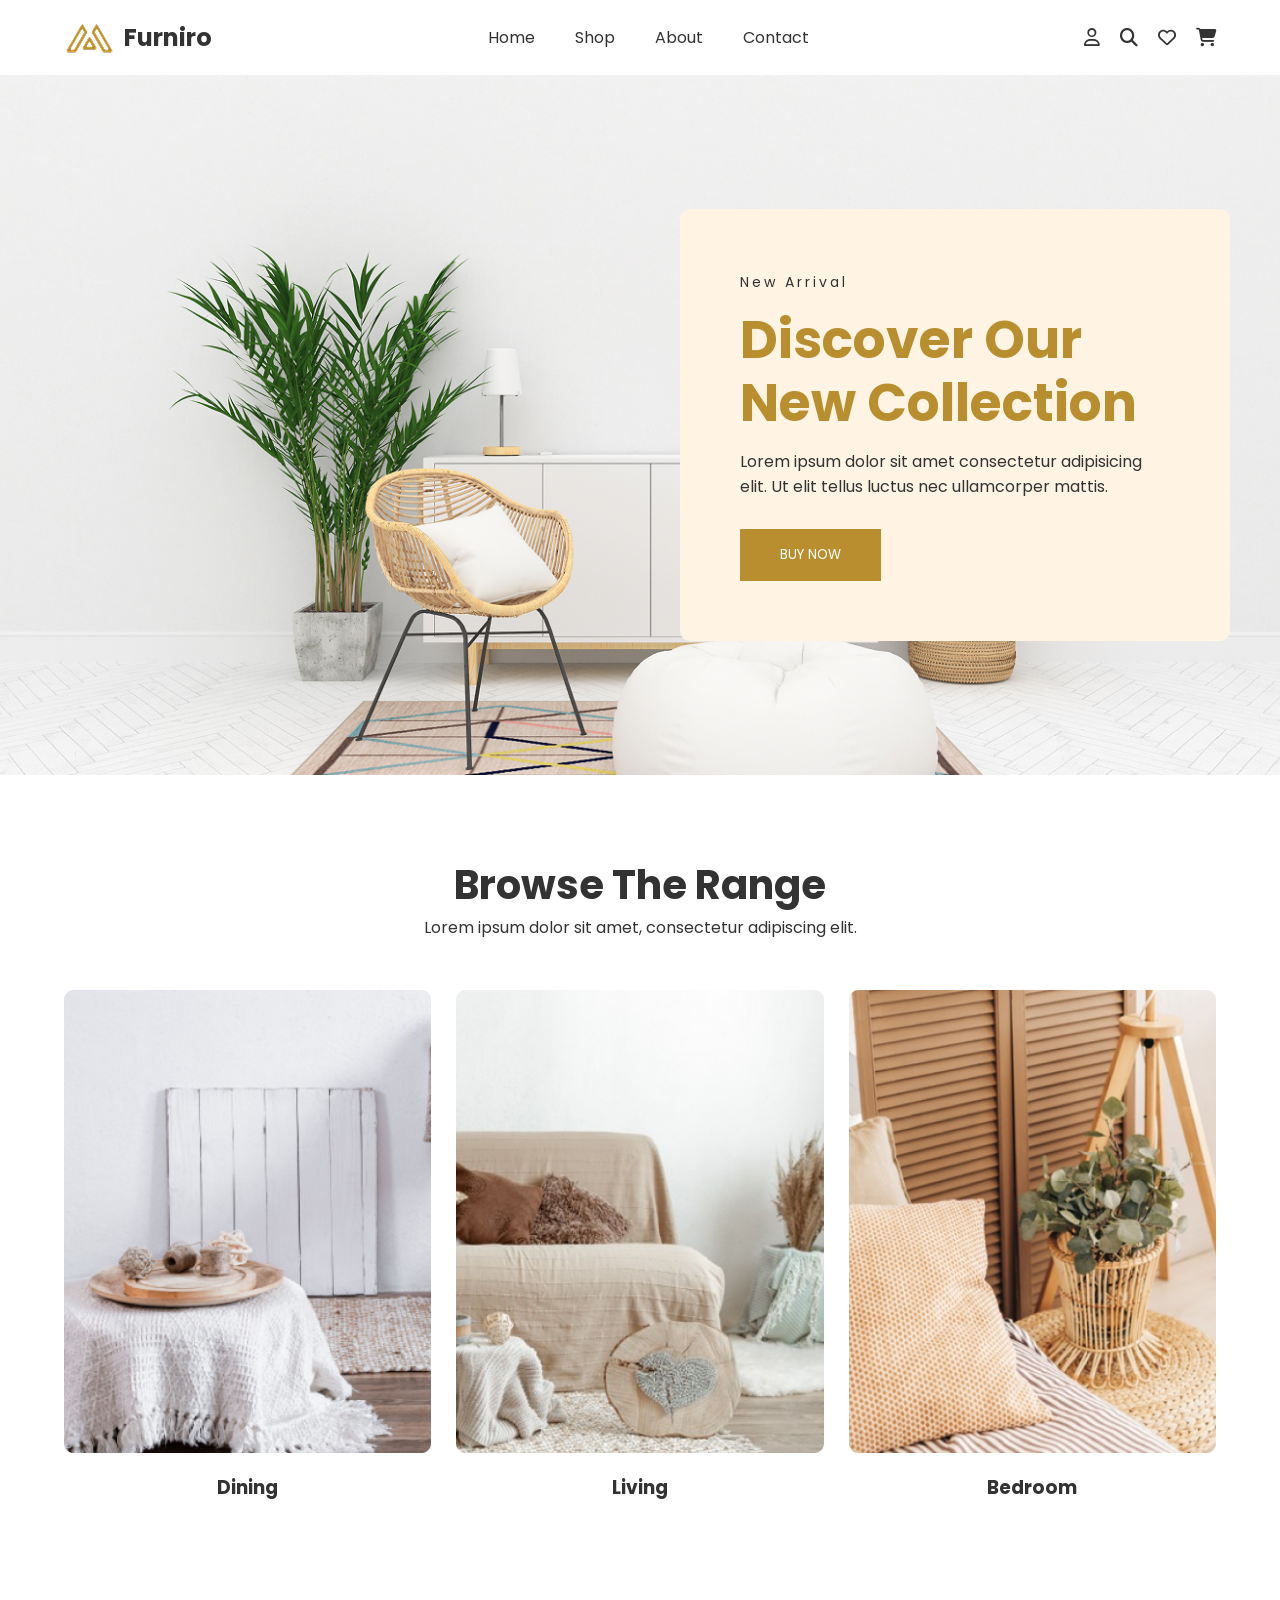
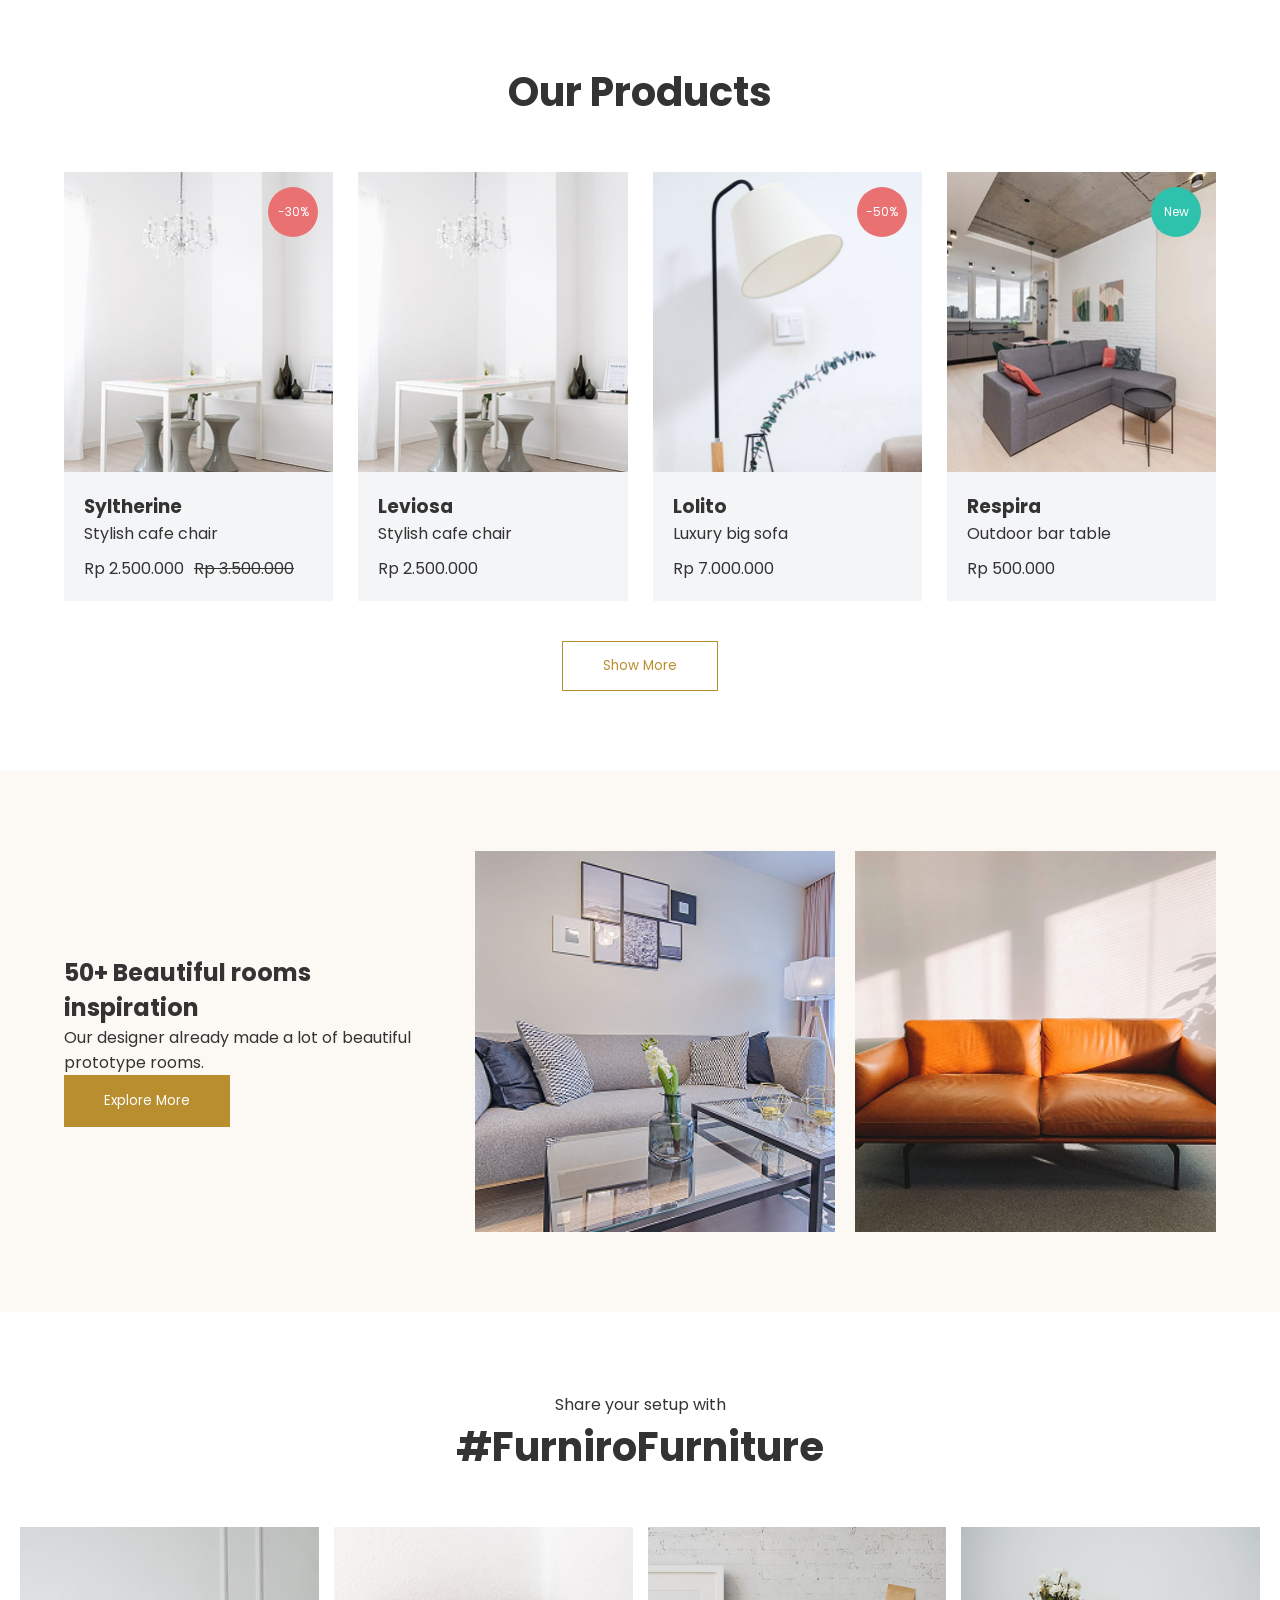
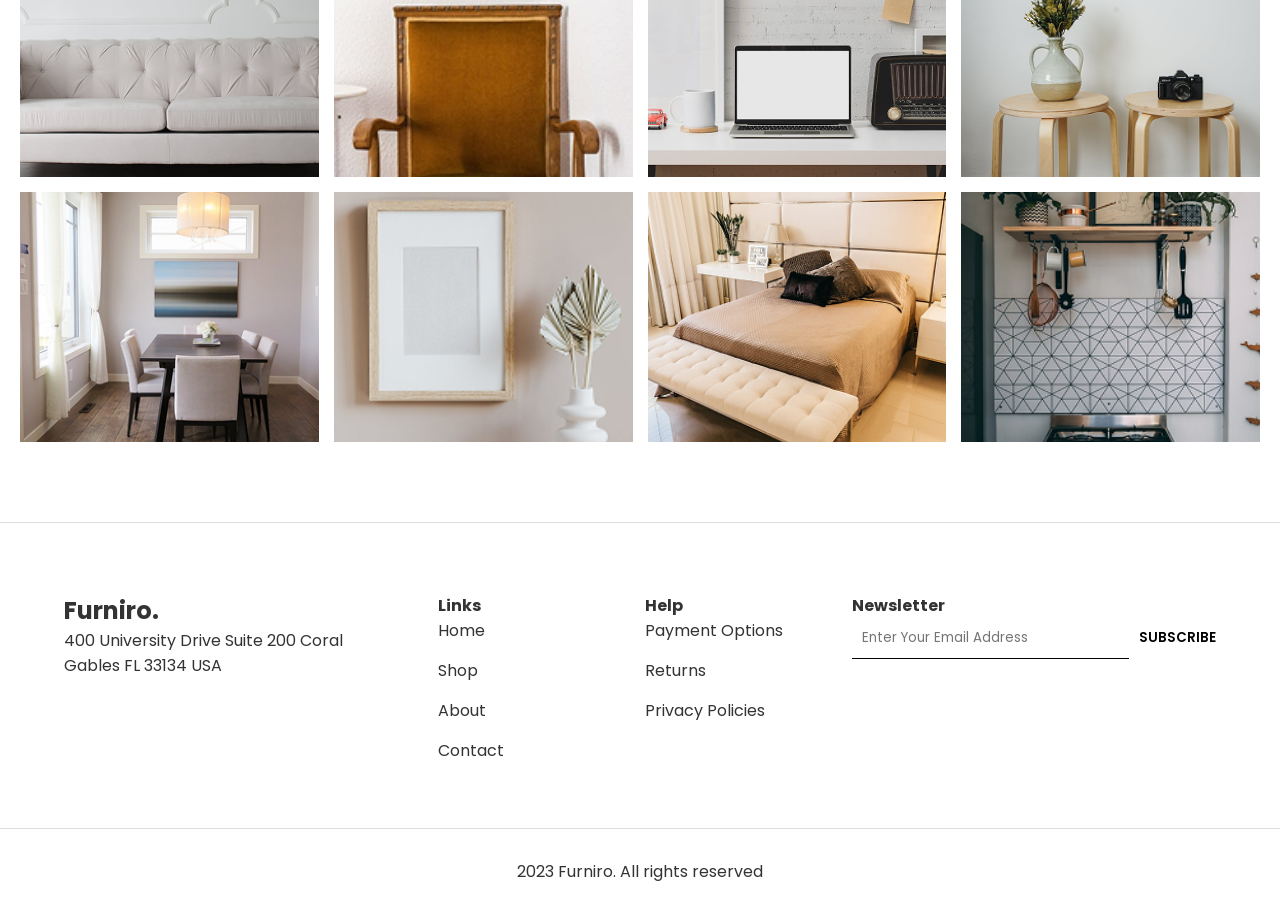
<file: index.html>
<!DOCTYPE html>
<html lang="en">

<head>
    <meta charset="UTF-8">
    <meta name="viewport" content="width=device-width, initial-scale=1.0">
    <title>Furniro</title>

    <link rel="stylesheet" href="style.css">

    <link rel="stylesheet" href="https://cdnjs.cloudflare.com/ajax/libs/font-awesome/6.5.1/css/all.min.css">
</head>

<body>

    <!-- HEADER -->
    <header class="header">
        <div class="container nav-container">

            <div class="logo">
                <img src="images/logo.png" alt="">
                <h2>Furniro</h2>
            </div>

            <nav class="nav">
                <a href="index.html">Home</a>
                <a href="./shop/shop.html">Shop</a>
                <a href="about.html">About</a>
                <a href="contact.html">Contact</a>
            </nav>

            <div class="nav-icons">
                <i class="fa-regular fa-user"></i>
                <i class="fa-solid fa-magnifying-glass"></i>
                <i class="fa-regular fa-heart"></i>
                <i class="fa-solid fa-cart-shopping"></i>
            </div>

            <div class="mobile-menu">
                <i class="fa-solid fa-bars"></i>
            </div>

        </div>
    </header>

    <!-- HERO -->
    <section class="hero">
        <div class="hero-content">
            <span>New Arrival</span>

            <h1>
                Discover Our
                New Collection
            </h1>

            <p>
                Lorem ipsum dolor sit amet consectetur
                adipisicing elit. Ut elit tellus luctus nec
                ullamcorper mattis.
            </p>

            <button class="btn-primary">
                BUY NOW
            </button>
        </div>
    </section>

    <!-- RANGE -->
    <section class="range section">
        <div class="container">

            <div class="section-heading">
                <h2>Browse The Range</h2>
                <p>
                    Lorem ipsum dolor sit amet,
                    consectetur adipiscing elit.
                </p>
            </div>

            <div class="range-grid">

                <div class="range-card">
                    <img src="images/dining.png" alt="">
                    <h3>Dining</h3>
                </div>

                <div class="range-card">
                    <img src="images/living.png" alt="">
                    <h3>Living</h3>
                </div>

                <div class="range-card">
                    <img src="images/bedroom.png" alt="">
                    <h3>Bedroom</h3>
                </div>

            </div>

        </div>
    </section>

    <!-- PRODUCTS -->
    <section class="products section">
        <div class="container">

            <div class="section-heading">
                <h2>Our Products</h2>
            </div>

            <div class="product-grid">

                <!-- PRODUCT -->
                <div class="product-card">

                    <div class="product-image">
                        <img src="images/product.png" alt="">
                        <span class="badge sale">-30%</span>

                        <div class="overlay">
                            <button>Add to cart</button>
                        </div>
                    </div>

                    <div class="product-info">
                        <h3>Syltherine</h3>
                        <p>Stylish cafe chair</p>

                        <div class="price">
                            <span>Rp 2.500.000</span>
                            <del>Rp 3.500.000</del>
                        </div>
                    </div>

                </div>

                <!-- Duplicate product cards -->
                <div class="product-card">
                    <div class="product-image">
                        <img src="images/product-2.png" alt="">
                    </div>
                    <div class="product-info">
                        <h3>Leviosa</h3>
                        <p>Stylish cafe chair</p>
                        <div class="price">
                            <span>Rp 2.500.000</span>
                        </div>
                    </div>
                </div>

                <div class="product-card">
                    <div class="product-image">
                        <img src="images/product-3.png" alt="">
                        <span class="badge sale">-50%</span>
                    </div>
                    <div class="product-info">
                        <h3>Lolito</h3>
                        <p>Luxury big sofa</p>
                        <div class="price">
                            <span>Rp 7.000.000</span>
                        </div>
                    </div>
                </div>

                <div class="product-card">
                    <div class="product-image">
                        <img src="images/product-4.png" alt="">
                        <span class="badge new">New</span>
                    </div>
                    <div class="product-info">
                        <h3>Respira</h3>
                        <p>Outdoor bar table</p>
                        <div class="price">
                            <span>Rp 500.000</span>
                        </div>
                    </div>
                </div>

                <!-- Add remaining 4 cards same structure -->

            </div>

            <div class="show-more">
                <button class="outline-btn">
                    Show More
                </button>
            </div>

        </div>
    </section>

    <!-- INSPIRATION -->
    <section class="inspiration">

        <div class="container inspiration-grid">

            <div class="inspiration-content">
                <h2>
                    50+ Beautiful rooms inspiration
                </h2>

                <p>
                    Our designer already made a lot
                    of beautiful prototype rooms.
                </p>

                <button class="btn-primary">
                    Explore More
                </button>
            </div>

            <div class="inspiration-images">

                <img src="images/inspo-1.png" alt="">
                <img src="images/inspo-2.png" alt="">

            </div>

        </div>

    </section>

    <!-- GALLERY -->
    <section class="gallery section">

        <div class="section-heading">
            <p>Share your setup with</p>
            <h2>#FurniroFurniture</h2>
        </div>

        <div class="gallery-grid">

            <img src="images/Images.png" alt="Gallery image">
            <img src="images/gallery-1.png" alt="Gallery image">
            <img src="images/gallery-2.png" alt="Gallery image">
            <img src="images/gallery-3.png" alt="Gallery image">
            <img src="images/gallery-4.png" alt="Gallery image">
            <img src="images/gallery-5.png" alt="Gallery image">
            <img src="images/gallery-6.png" alt="Gallery image">
            <img src="images/gallery-7.png" alt="Gallery image">

        </div>

    </section>

    <!-- FOOTER -->
    <footer class="footer">

        <div class="container footer-grid">

            <div>
                <h2>Furniro.</h2>
                <p>
                    400 University Drive Suite 200
                    Coral Gables FL 33134 USA
                </p>
            </div>

            <div>
                <h4>Links</h4>
                <a href="index.html">Home</a>
                <a href="shop/shop.html">Shop</a>
                <a href="about.html">About</a>
                <a href="contact.html">Contact</a>
            </div>

            <div>
                <h4>Help</h4>
                <a href="#">Payment Options</a>
                <a href="#">Returns</a>
                <a href="#">Privacy Policies</a>
            </div>

            <div>
                <h4>Newsletter</h4>

                <form class="newsletter">
                    <input type="email" placeholder="Enter Your Email Address">
                    <button>SUBSCRIBE</button>
                </form>
            </div>

        </div>

        <div class="copyright">
            2023 Furniro. All rights reserved
        </div>

    </footer>

    <script src="script.js"></script>

</body>

</html>
</file>
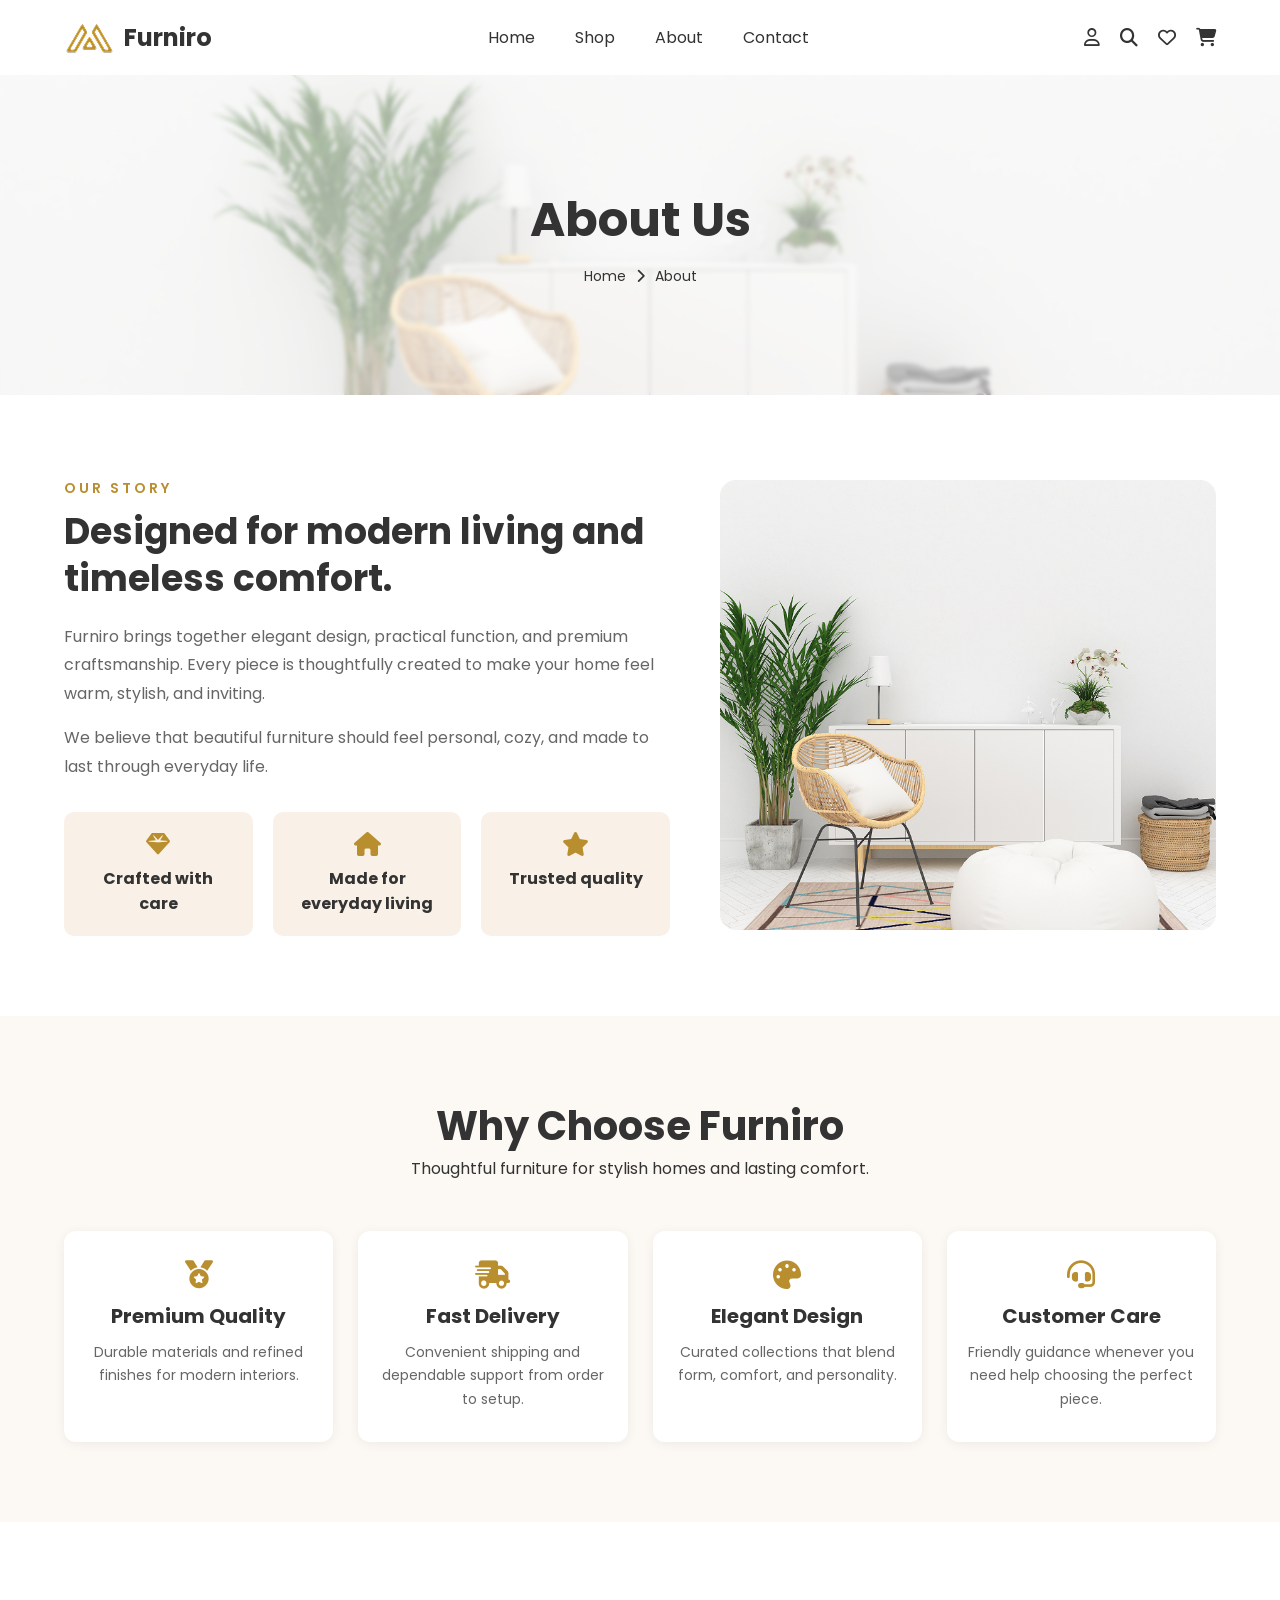
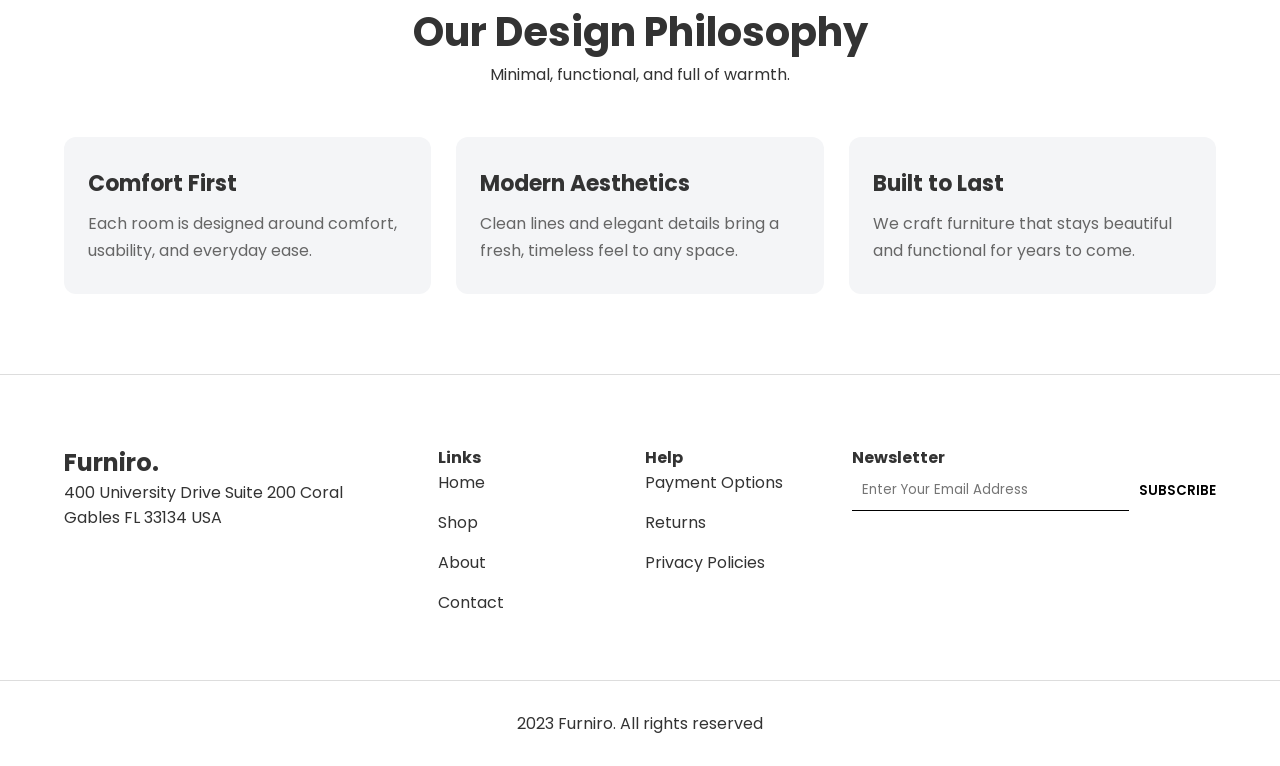
<file: about.html>
<!DOCTYPE html>
<html lang="en">

<head>
    <meta charset="UTF-8">
    <meta name="viewport" content="width=device-width, initial-scale=1.0">
    <title>About - Furniro</title>

    <link rel="stylesheet" href="style.css">
    <link rel="stylesheet" href="https://cdnjs.cloudflare.com/ajax/libs/font-awesome/6.5.1/css/all.min.css">
</head>

<body>

    <header class="header">
        <div class="container nav-container">

            <div class="logo">
                <img src="images/logo.png" alt="Furniro logo">
                <h2>Furniro</h2>
            </div>

            <nav class="nav">
                <a href="index.html">Home</a>
                <a href="shop/shop.html">Shop</a>
                <a href="about.html">About</a>
                <a href="contact.html">Contact</a>
            </nav>

            <div class="nav-icons">
                <i class="fa-regular fa-user"></i>
                <i class="fa-solid fa-magnifying-glass"></i>
                <i class="fa-regular fa-heart"></i>
                <i class="fa-solid fa-cart-shopping"></i>
            </div>

            <div class="mobile-menu">
                <i class="fa-solid fa-bars"></i>
            </div>

        </div>
    </header>

    <section class="page-banner about-banner">
        <div class="banner-overlay">
            <h1>About Us</h1>
            <div class="breadcrumb">
                <a href="index.html">Home</a>
                <i class="fa-solid fa-chevron-right"></i>
                <span>About</span>
            </div>
        </div>
    </section>

    <section class="about-story section">
        <div class="container story-grid">
            <div class="story-content">
                <span class="section-label">Our Story</span>
                <h2>Designed for modern living and timeless comfort.</h2>
                <p>
                    Furniro brings together elegant design, practical function, and premium craftsmanship.
                    Every piece is thoughtfully created to make your home feel warm, stylish, and inviting.
                </p>
                <p>
                    We believe that beautiful furniture should feel personal, cozy, and made to last through everyday life.
                </p>

                <div class="story-highlights">
                    <div>
                        <i class="fa-solid fa-gem"></i>
                        <h3>Crafted with care</h3>
                    </div>
                    <div>
                        <i class="fa-solid fa-house"></i>
                        <h3>Made for everyday living</h3>
                    </div>
                    <div>
                        <i class="fa-solid fa-star"></i>
                        <h3>Trusted quality</h3>
                    </div>
                </div>
            </div>

            <div class="story-image">
                <img src="images/hero.png" alt="Modern interior design">
            </div>
        </div>
    </section>

    <section class="about-stats">
        <div class="container">
            <div class="section-heading">
                <h2>Why Choose Furniro</h2>
                <p>Thoughtful furniture for stylish homes and lasting comfort.</p>
            </div>

            <div class="stats-grid">
                <div class="stat-card">
                    <i class="fa-solid fa-medal"></i>
                    <h3>Premium Quality</h3>
                    <p>Durable materials and refined finishes for modern interiors.</p>
                </div>
                <div class="stat-card">
                    <i class="fa-solid fa-truck-fast"></i>
                    <h3>Fast Delivery</h3>
                    <p>Convenient shipping and dependable support from order to setup.</p>
                </div>
                <div class="stat-card">
                    <i class="fa-solid fa-palette"></i>
                    <h3>Elegant Design</h3>
                    <p>Curated collections that blend form, comfort, and personality.</p>
                </div>
                <div class="stat-card">
                    <i class="fa-solid fa-headset"></i>
                    <h3>Customer Care</h3>
                    <p>Friendly guidance whenever you need help choosing the perfect piece.</p>
                </div>
            </div>
        </div>
    </section>

    <section class="about-team section">
        <div class="container">
            <div class="section-heading">
                <h2>Our Design Philosophy</h2>
                <p>Minimal, functional, and full of warmth.</p>
            </div>

            <div class="team-grid">
                <div class="team-card">
                    <h3>Comfort First</h3>
                    <p>Each room is designed around comfort, usability, and everyday ease.</p>
                </div>
                <div class="team-card">
                    <h3>Modern Aesthetics</h3>
                    <p>Clean lines and elegant details bring a fresh, timeless feel to any space.</p>
                </div>
                <div class="team-card">
                    <h3>Built to Last</h3>
                    <p>We craft furniture that stays beautiful and functional for years to come.</p>
                </div>
            </div>
        </div>
    </section>

    <footer class="footer">
        <div class="container footer-grid">
            <div>
                <h2>Furniro.</h2>
                <p>400 University Drive Suite 200 Coral Gables FL 33134 USA</p>
            </div>

            <div>
                <h4>Links</h4>
                <a href="index.html">Home</a>
                <a href="shop/shop.html">Shop</a>
                <a href="about.html">About</a>
                <a href="contact.html">Contact</a>
            </div>

            <div>
                <h4>Help</h4>
                <a href="#">Payment Options</a>
                <a href="#">Returns</a>
                <a href="#">Privacy Policies</a>
            </div>

            <div>
                <h4>Newsletter</h4>
                <form class="newsletter">
                    <input type="email" placeholder="Enter Your Email Address">
                    <button>SUBSCRIBE</button>
                </form>
            </div>
        </div>

        <div class="copyright">
            2023 Furniro. All rights reserved
        </div>
    </footer>

    <script src="script.js"></script>
</body>

</html>
</file>
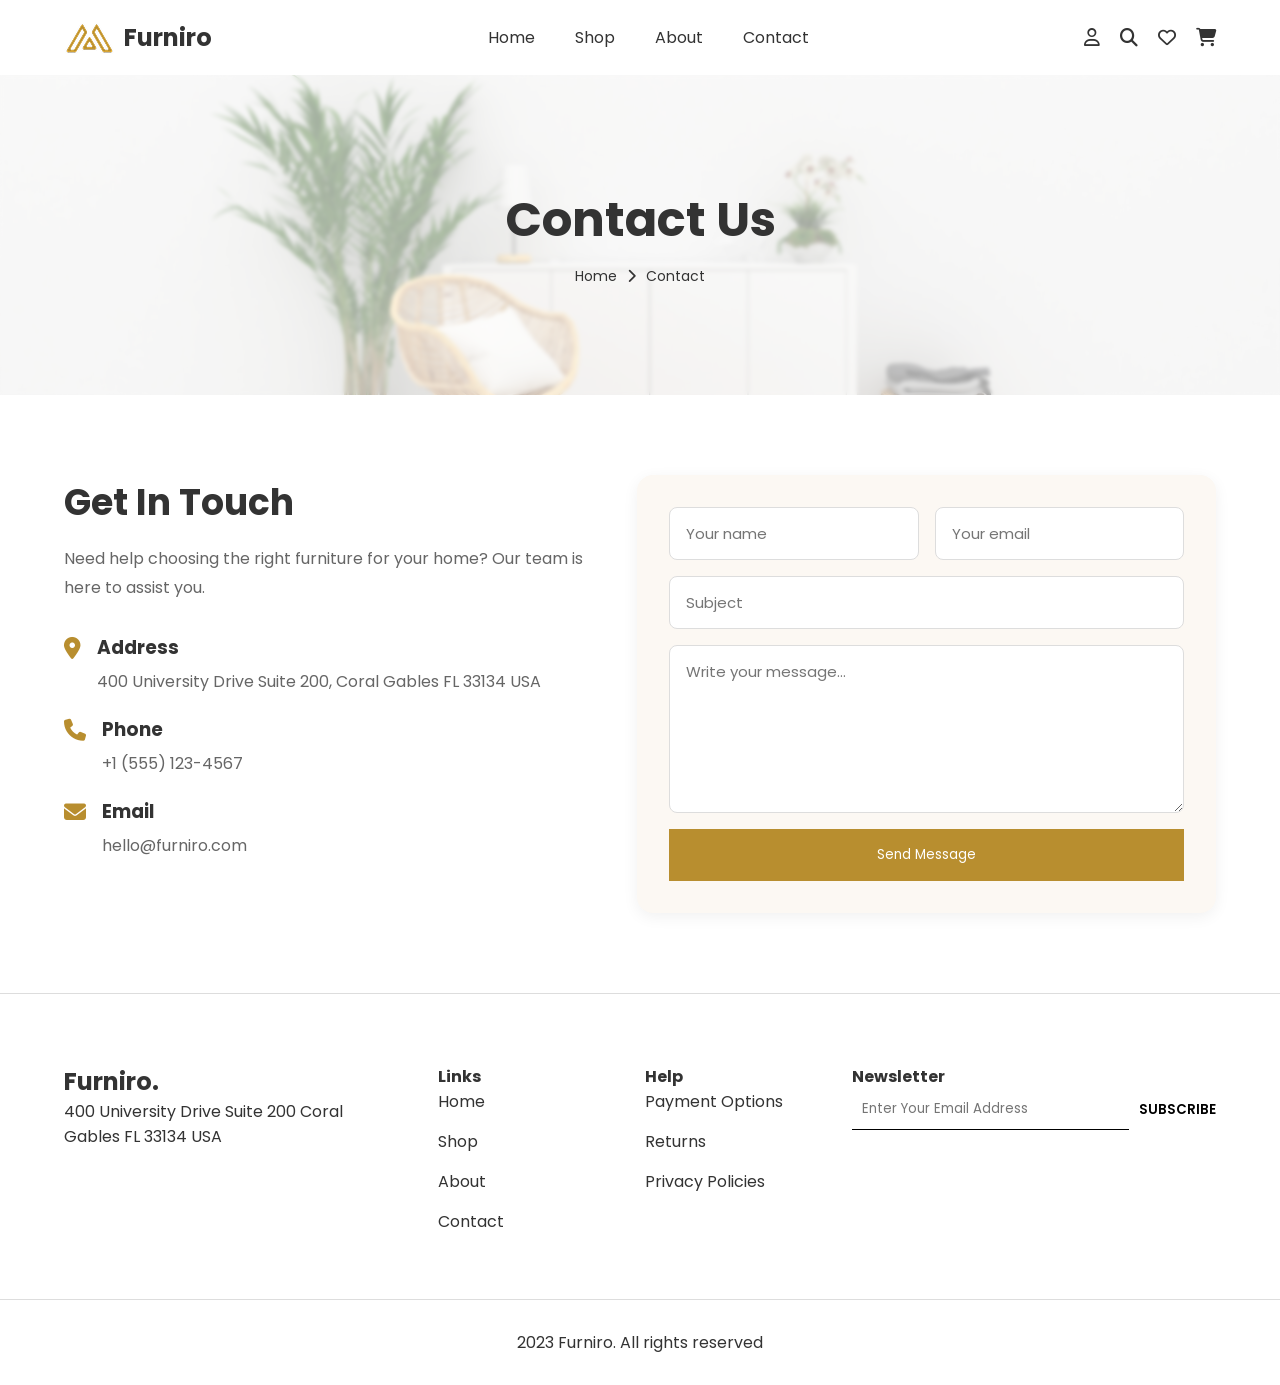
<file: contact.html>
<!DOCTYPE html>
<html lang="en">

<head>
    <meta charset="UTF-8">
    <meta name="viewport" content="width=device-width, initial-scale=1.0">
    <title>Contact - Furniro</title>

    <link rel="stylesheet" href="style.css">
    <link rel="stylesheet" href="https://cdnjs.cloudflare.com/ajax/libs/font-awesome/6.5.1/css/all.min.css">
</head>

<body>

    <header class="header">
        <div class="container nav-container">

            <div class="logo">
                <img src="images/logo.png" alt="Furniro logo">
                <h2>Furniro</h2>
            </div>

            <nav class="nav">
                <a href="index.html">Home</a>
                <a href="shop/shop.html">Shop</a>
                <a href="about.html">About</a>
                <a href="contact.html">Contact</a>
            </nav>

            <div class="nav-icons">
                <i class="fa-regular fa-user"></i>
                <i class="fa-solid fa-magnifying-glass"></i>
                <i class="fa-regular fa-heart"></i>
                <i class="fa-solid fa-cart-shopping"></i>
            </div>

            <div class="mobile-menu">
                <i class="fa-solid fa-bars"></i>
            </div>

        </div>
    </header>

    <section class="page-banner about-banner">
        <div class="banner-overlay">
            <h1>Contact Us</h1>
            <div class="breadcrumb">
                <a href="index.html">Home</a>
                <i class="fa-solid fa-chevron-right"></i>
                <span>Contact</span>
            </div>
        </div>
    </section>

    <section class="contact-section section">
        <div class="container contact-grid">
            <div class="contact-info">
                <h2>Get In Touch</h2>
                <p>Need help choosing the right furniture for your home? Our team is here to assist you.</p>

                <div class="contact-item">
                    <i class="fa-solid fa-location-dot"></i>
                    <div>
                        <h3>Address</h3>
                        <p>400 University Drive Suite 200, Coral Gables FL 33134 USA</p>
                    </div>
                </div>

                <div class="contact-item">
                    <i class="fa-solid fa-phone"></i>
                    <div>
                        <h3>Phone</h3>
                        <p>+1 (555) 123-4567</p>
                    </div>
                </div>

                <div class="contact-item">
                    <i class="fa-solid fa-envelope"></i>
                    <div>
                        <h3>Email</h3>
                        <p>hello@furniro.com</p>
                    </div>
                </div>
            </div>

            <div class="contact-form-card">
                <form class="contact-form">
                    <div class="form-row">
                        <input type="text" placeholder="Your name">
                        <input type="email" placeholder="Your email">
                    </div>
                    <input type="text" placeholder="Subject">
                    <textarea rows="6" placeholder="Write your message..."></textarea>
                    <button type="submit" class="btn-primary">Send Message</button>
                </form>
            </div>
        </div>
    </section>

    <footer class="footer">
        <div class="container footer-grid">
            <div>
                <h2>Furniro.</h2>
                <p>400 University Drive Suite 200 Coral Gables FL 33134 USA</p>
            </div>

            <div>
                <h4>Links</h4>
                <a href="index.html">Home</a>
                <a href="shop/shop.html">Shop</a>
                <a href="about.html">About</a>
                <a href="contact.html">Contact</a>
            </div>

            <div>
                <h4>Help</h4>
                <a href="#">Payment Options</a>
                <a href="#">Returns</a>
                <a href="#">Privacy Policies</a>
            </div>

            <div>
                <h4>Newsletter</h4>
                <form class="newsletter">
                    <input type="email" placeholder="Enter Your Email Address">
                    <button>SUBSCRIBE</button>
                </form>
            </div>
        </div>

        <div class="copyright">
            2023 Furniro. All rights reserved
        </div>
    </footer>

    <script src="script.js"></script>
</body>

</html>
</file>
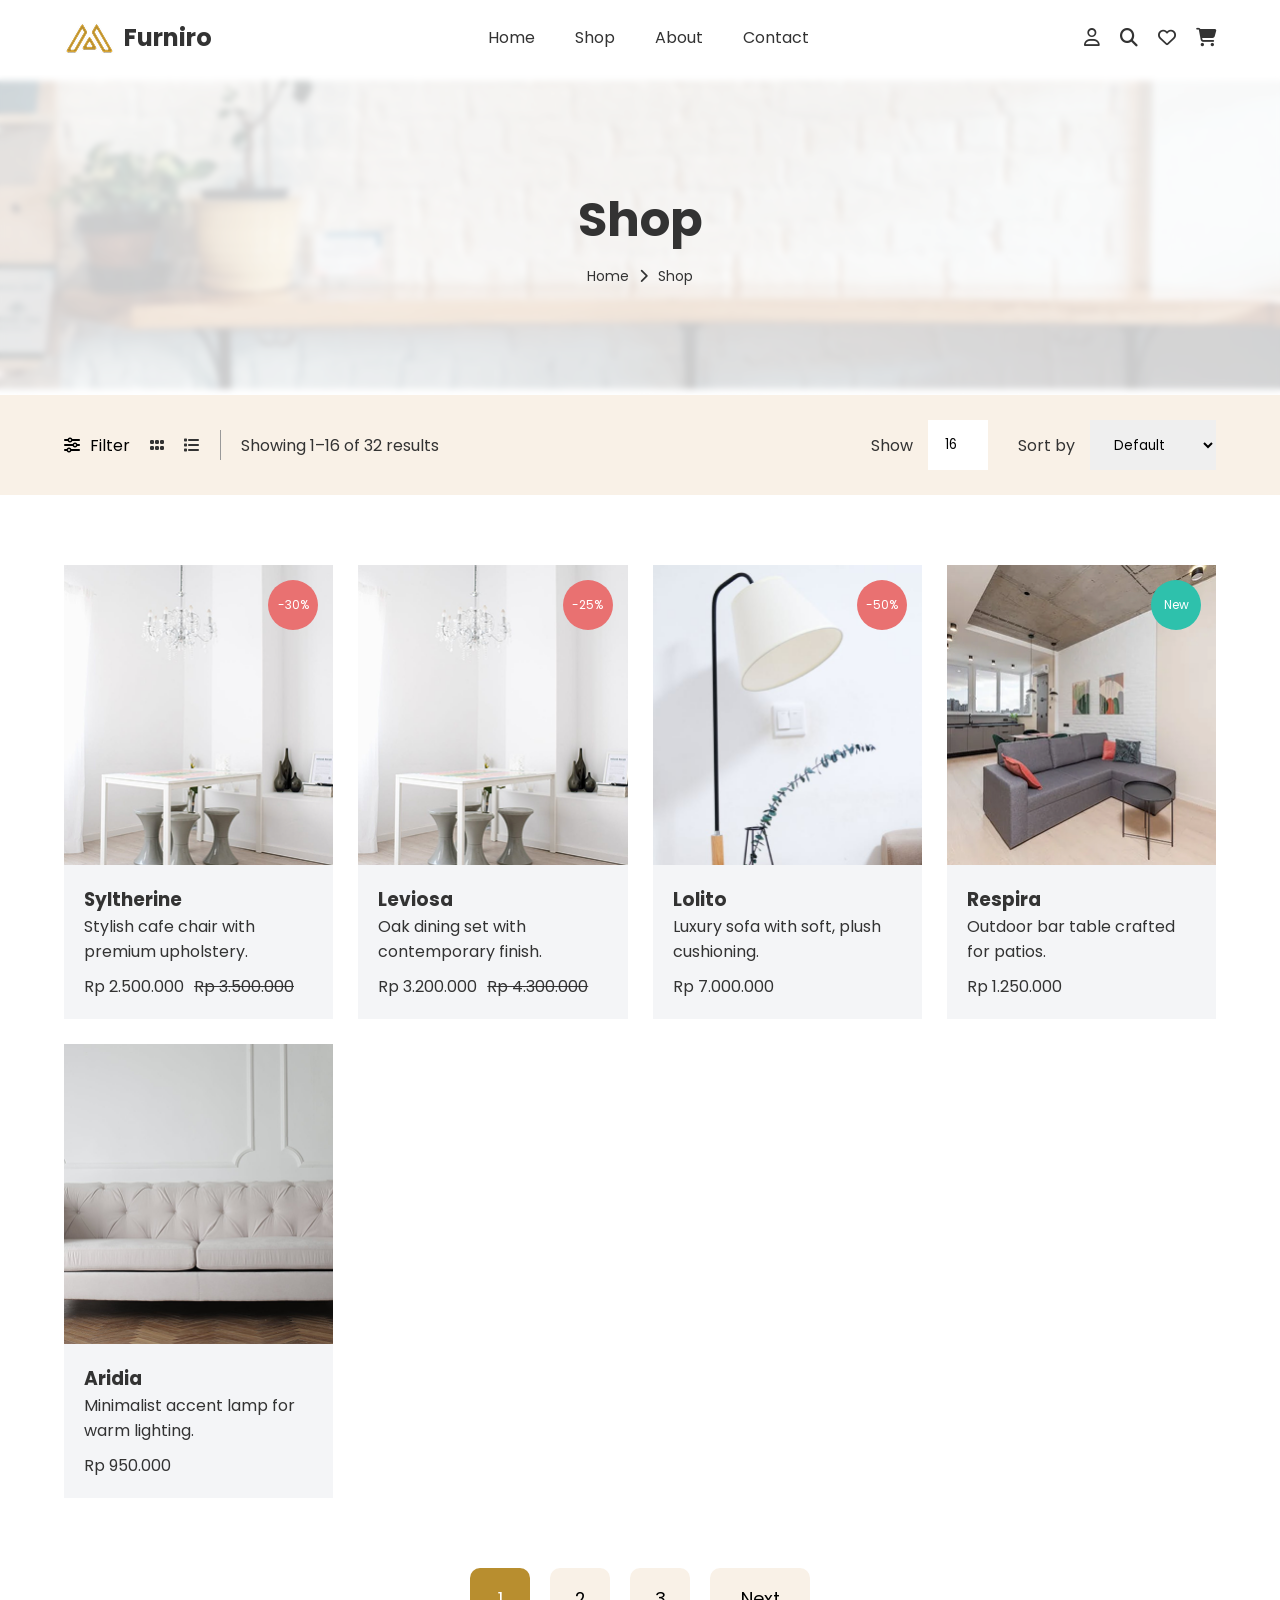
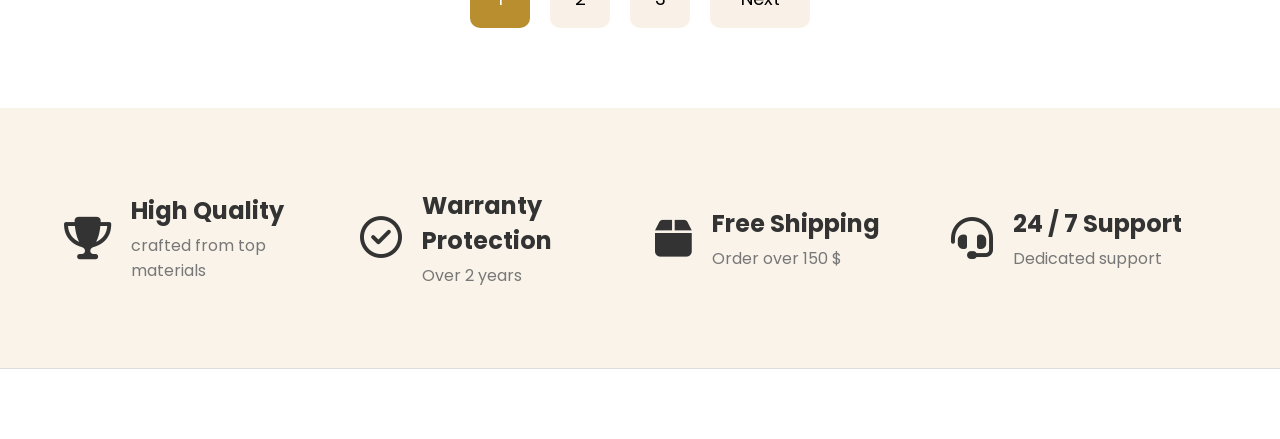
<file: shop/shop.html>
<!DOCTYPE html>
<html lang="en">
<head>
<meta charset="UTF-8">
<meta name="viewport" content="width=device-width, initial-scale=1.0">

<title>Shop - Furniro</title>

<link rel="stylesheet" href="shop.css">
<link rel="stylesheet" href="../style.css">

<link rel="stylesheet"
href="https://cdnjs.cloudflare.com/ajax/libs/font-awesome/6.5.1/css/all.min.css">
</head>

<body>

<!-- HEADER (same as home page) -->

<header class="header">
        <div class="container nav-container">

            <div class="logo">
                <img src="../images/logo.png" alt="">
                <h2>Furniro</h2>
            </div>

            <nav class="nav">
                <a href="../index.html">Home</a>
                <a href="shop.html">Shop</a>
                <a href="../about.html">About</a>
                <a href="contact.html">Contact</a>
            </nav>

            <div class="nav-icons">
                <i class="fa-regular fa-user"></i>
                <i class="fa-solid fa-magnifying-glass"></i>
                <i class="fa-regular fa-heart"></i>
                <i class="fa-solid fa-cart-shopping"></i>
            </div>

            <div class="mobile-menu">
                <i class="fa-solid fa-bars"></i>
            </div>

        </div>
    </header>

<!-- PAGE BANNER -->

<section class="page-banner">

    <div class="banner-overlay">

        <h1>Shop</h1>

        <div class="breadcrumb">
            <a href="index.html">Home</a>
            <i class="fa-solid fa-chevron-right"></i>
            <span>Shop</span>
        </div>

    </div>

</section>

<!-- FILTER BAR -->

<section class="filter-bar">

    <div class="container filter-wrapper">

        <div class="filter-left">

            <button class="filter-btn">
                <i class="fa-solid fa-sliders"></i>
                Filter
            </button>

            <i class="fa-solid fa-grip"></i>
            <i class="fa-solid fa-list"></i>

            <div class="divider"></div>

            <p>
                Showing 1–16 of 32 results
            </p>

        </div>

        <div class="filter-right">

            <div class="filter-box">

                <label>Show</label>

                <input
                    type="number"
                    value="16">

            </div>

            <div class="filter-box">

                <label>Sort by</label>

                <select>
                    <option>Default</option>
                    <option>Price Low</option>
                    <option>Price High</option>
                    <option>Newest</option>
                </select>

            </div>

        </div>

    </div>

</section>

<!-- PRODUCTS -->

<section class="products-page">

    <div class="container">

        <div class="product-grid">

            <div class="product-card">
                <div class="product-image">
                    <img src="../images/product.png">
                    <span class="badge sale">
                        -30%
                    </span>
                    <div class="overlay">
                        <button>
                            Add to cart
                        </button>
                        <div class="actions">
                            <span>Share</span>
                            <span>Compare</span>
                            <span>Like</span>
                        </div>
                    </div>
                </div>
                <div class="product-info">
                    <h3>Syltherine</h3>
                    <p>Stylish cafe chair with premium upholstery.</p>
                    <div class="price">
                        <span>Rp 2.500.000</span>
                        <del>Rp 3.500.000</del>
                    </div>
                </div>
            </div>

            <div class="product-card">
                <div class="product-image">
                    <img src="../images/product-2.png">
                    <span class="badge sale">
                        -25%
                    </span>
                    <div class="overlay">
                        <button>
                            Add to cart
                        </button>
                        <div class="actions">
                            <span>Share</span>
                            <span>Compare</span>
                            <span>Like</span>
                        </div>
                    </div>
                </div>
                <div class="product-info">
                    <h3>Leviosa</h3>
                    <p>Oak dining set with contemporary finish.</p>
                    <div class="price">
                        <span>Rp 3.200.000</span>
                        <del>Rp 4.300.000</del>
                    </div>
                </div>
            </div>

            <div class="product-card">
                <div class="product-image">
                    <img src="../images/product-3.png">
                    <span class="badge sale">
                        -50%
                    </span>
                    <div class="overlay">
                        <button>
                            Add to cart
                        </button>
                        <div class="actions">
                            <span>Share</span>
                            <span>Compare</span>
                            <span>Like</span>
                        </div>
                    </div>
                </div>
                <div class="product-info">
                    <h3>Lolito</h3>
                    <p>Luxury sofa with soft, plush cushioning.</p>
                    <div class="price">
                        <span>Rp 7.000.000</span>
                    </div>
                </div>
            </div>

            <div class="product-card">
                <div class="product-image">
                    <img src="../images/product-4.png">
                    <span class="badge new">
                        New
                    </span>
                    <div class="overlay">
                        <button>
                            Add to cart
                        </button>
                        <div class="actions">
                            <span>Share</span>
                            <span>Compare</span>
                            <span>Like</span>
                        </div>
                    </div>
                </div>
                <div class="product-info">
                    <h3>Respira</h3>
                    <p>Outdoor bar table crafted for patios.</p>
                    <div class="price">
                        <span>Rp 1.250.000</span>
                    </div>
                </div>
            </div>

            <div class="product-card">
                <div class="product-image">
                    <img src="../images/Images.png">
                    <div class="overlay">
                        <button>
                            Add to cart
                        </button>
                        <div class="actions">
                            <span>Share</span>
                            <span>Compare</span>
                            <span>Like</span>
                        </div>
                    </div>
                </div>
                <div class="product-info">
                    <h3>Aridia</h3>
                    <p>Minimalist accent lamp for warm lighting.</p>
                    <div class="price">
                        <span>Rp 950.000</span>
                    </div>
                </div>
            </div>

        </div>

    </div>

</section>

<!-- PAGINATION -->

<section class="pagination">

    <button class="active-page">
        1
    </button>

    <button>2</button>

    <button>3</button>

    <button class="next-btn">
        Next
    </button>

</section>

<!-- BENEFITS -->

<section class="benefits">

    <div class="container benefits-grid">

        <div class="benefit-item">
            <i class="fa-solid fa-trophy"></i>
            <div>
                <h4>High Quality</h4>
                <p>crafted from top materials</p>
            </div>
        </div>

        <div class="benefit-item">
            <i class="fa-regular fa-circle-check"></i>
            <div>
                <h4>Warranty Protection</h4>
                <p>Over 2 years</p>
            </div>
        </div>

        <div class="benefit-item">
            <i class="fa-solid fa-box"></i>
            <div>
                <h4>Free Shipping</h4>
                <p>Order over 150 $</p>
            </div>
        </div>

        <div class="benefit-item">
            <i class="fa-solid fa-headset"></i>
            <div>
                <h4>24 / 7 Support</h4>
                <p>Dedicated support</p>
            </div>
        </div>

    </div>

</section>

<!-- FOOTER -->

<footer class="footer">
    <!-- Reuse Footer From Home -->
</footer>

<script src="shop.js"></script>

</body>
</html>
</file>
<file: style.css>
@import url('https://fonts.googleapis.com/css2?family=Poppins:wght@300;400;500;600;700;800&display=swap');

*{
margin:0;
padding:0;
box-sizing:border-box;
font-family:'Poppins',sans-serif;
}

body{
background:#fff;
color:#333;
}

.container{
width:90%;
max-width:1200px;
margin:auto;
}

.section{
padding:80px 0;
}

img{
width:100%;
display:block;
}

a{
text-decoration:none;
color:inherit;
}

/* HEADER */

.header{
padding:20px 0;
background:#fff;
position:sticky;
top:0;
z-index:100;
}

.nav-container{
display:flex;
justify-content:space-between;
align-items:center;
}

.logo{
display:flex;
align-items:center;
gap:10px;
}

.nav{
display:flex;
gap:40px;
}

.nav a:hover{
color:#B88E2F;
}

.nav-icons{
display:flex;
gap:20px;
font-size:18px;
}

.mobile-menu{
display:none;
}

/* PAGE BANNER */

.page-banner{
height:320px;
position:relative;
display:flex;
align-items:center;
justify-content:center;
padding:20px;
}

.page-banner::before{
content:'';
position:absolute;
inset:0;
background:rgba(255,255,255,.6);
backdrop-filter:blur(2px);
}

.banner-overlay{
position:relative;
z-index:2;
text-align:center;
}

.banner-overlay h1{
font-size:48px;
font-weight:700;
margin-bottom:10px;
}

.breadcrumb{
display:flex;
justify-content:center;
align-items:center;
gap:10px;
font-size:14px;
}

/* HERO */

.hero{
height:700px;
background:url("images/hero.png") center/cover;
display:flex;
justify-content:flex-end;
align-items:center;
padding:50px;
}

.hero-content{
background:#FFF3E3;
max-width:550px;
padding:60px;
border-radius:10px;
}

.hero-content span{
letter-spacing:3px;
font-size:14px;
}

.hero-content h1{
font-size:52px;
line-height:1.2;
color:#B88E2F;
margin:15px 0;
}

.hero-content p{
margin-bottom:30px;
}

.btn-primary{
background:#B88E2F;
color:white;
border:none;
padding:16px 40px;
cursor:pointer;
transition:.3s;
}

.btn-primary:hover{
transform:translateY(-3px);
}

/* HEADINGS */

.section-heading{
text-align:center;
margin-bottom:50px;
}

.section-heading h2{
font-size:40px;
}

/* RANGE */

.range-grid{
display:grid;
grid-template-columns:repeat(3,1fr);
gap:25px;
}

.range-card h3{
text-align:center;
margin-top:20px;
}

/* PRODUCTS */

.product-grid{
display:grid;
grid-template-columns:repeat(4,1fr);
gap:25px;
}

.product-card{
background:#F4F5F7;
overflow:hidden;
}

.product-image{
position:relative;
}

.product-image img{
height:300px;
object-fit:cover;
}

.badge{
position:absolute;
top:15px;
right:15px;
width:50px;
height:50px;
border-radius:50%;
display:flex;
align-items:center;
justify-content:center;
color:#fff;
font-size:12px;
}

.sale{
background:#E97171;
}

.new{
background:#2EC1AC;
}

.overlay{
position:absolute;
inset:0;
background:rgba(0,0,0,.6);
display:flex;
justify-content:center;
align-items:center;
opacity:0;
transition:.3s;
}

.product-card:hover .overlay{
opacity:1;
}

.overlay button{
padding:12px 30px;
border:none;
background:white;
color:#B88E2F;
font-weight:600;
}

.product-info{
padding:20px;
}

.price{
display:flex;
gap:10px;
margin-top:10px;
}

.show-more{
text-align:center;
margin-top:40px;
}

.outline-btn{
padding:14px 40px;
border:1px solid #B88E2F;
background:transparent;
color:#B88E2F;
cursor:pointer;
}

/* INSPIRATION */

.inspiration{
background:#FCF8F3;
padding:80px 0;
}

.inspiration-grid{
display:grid;
grid-template-columns:1fr 2fr;
gap:40px;
align-items:center;
}

.inspiration-images{
display:grid;
grid-template-columns:1fr 1fr;
gap:20px;
}

/* GALLERY */

.gallery-grid{
display:grid;
grid-template-columns:repeat(4,1fr);
gap:15px;
padding:0 20px;
}

.gallery-grid img{
height:250px;
object-fit:cover;
}

/* FOOTER */

.footer{
border-top:1px solid #ddd;
padding-top:70px;
}

.footer-grid{
display:grid;
grid-template-columns:2fr 1fr 1fr 2fr;
gap:40px;
}

.footer-grid a{
display:block;
margin-bottom:15px;
}

.newsletter{
display:flex;
gap:10px;
}

.newsletter input{
flex:1;
border:none;
border-bottom:1px solid #000;
padding:10px;
}

.newsletter button{
border:none;
background:none;
font-weight:600;
}

.copyright{
text-align:center;
padding:30px;
border-top:1px solid #ddd;
margin-top:50px;
}

/* ABOUT PAGE */

.about-banner{
background:url("images/hero.png") center/cover;
}

.about-story{
background:#fff;
}

.story-grid{
display:grid;
grid-template-columns:1.1fr 0.9fr;
gap:50px;
align-items:center;
}

.section-label{
display:inline-block;
margin-bottom:10px;
font-size:14px;
letter-spacing:3px;
text-transform:uppercase;
color:#B88E2F;
font-weight:600;
}

.story-content h2{
font-size:36px;
margin-bottom:20px;
line-height:1.3;
}

.story-content p{
color:#666;
margin-bottom:15px;
line-height:1.8;
}

.story-highlights{
display:grid;
grid-template-columns:repeat(3,1fr);
gap:20px;
margin-top:30px;
}

.story-highlights div{
background:#F9F1E7;
padding:20px;
border-radius:10px;
text-align:center;
}

.story-highlights i{
font-size:24px;
color:#B88E2F;
margin-bottom:10px;
}

.story-highlights h3{
font-size:16px;
}

.story-image img{
border-radius:16px;
height:450px;
object-fit:cover;
}

.about-stats{
background:#FCF8F3;
padding:80px 0;
}

.stats-grid{
display:grid;
grid-template-columns:repeat(4,1fr);
gap:25px;
margin-top:30px;
}

.stat-card{
background:#fff;
padding:30px 20px;
text-align:center;
border-radius:12px;
box-shadow:0 2px 12px rgba(0,0,0,0.06);
}

.stat-card i{
font-size:28px;
color:#B88E2F;
margin-bottom:12px;
}

.stat-card h3{
margin-bottom:10px;
font-size:20px;
}

.stat-card p{
color:#666;
line-height:1.7;
font-size:14px;
}

.about-team{
background:#fff;
}

.team-grid{
display:grid;
grid-template-columns:repeat(3,1fr);
gap:25px;
}

.team-card{
background:#F4F5F7;
padding:30px 24px;
border-radius:12px;
}

.team-card h3{
margin-bottom:10px;
font-size:22px;
}

.team-card p{
color:#666;
line-height:1.7;
}

/* CONTACT PAGE */

.contact-section{
background:#fff;
}

.contact-grid{
display:grid;
grid-template-columns:0.95fr 1.05fr;
gap:50px;
align-items:start;
}

.contact-info h2{
font-size:36px;
margin-bottom:15px;
}

.contact-info > p{
color:#666;
line-height:1.8;
margin-bottom:30px;
}

.contact-item{
display:flex;
gap:16px;
align-items:flex-start;
margin-bottom:20px;
}

.contact-item i{
font-size:22px;
color:#B88E2F;
margin-top:4px;
}

.contact-item h3{
margin-bottom:6px;
}

.contact-item p{
color:#666;
line-height:1.7;
}

.contact-form-card{
background:#FCF8F3;
padding:32px;
border-radius:16px;
box-shadow:0 4px 16px rgba(0,0,0,0.06);
}

.contact-form{
display:flex;
flex-direction:column;
gap:16px;
}

.form-row{
display:grid;
grid-template-columns:1fr 1fr;
gap:16px;
}

.contact-form input,
.contact-form textarea{
width:100%;
padding:14px 16px;
border:1px solid #ddd;
border-radius:8px;
font-size:15px;
outline:none;
}

.contact-form textarea{
resize:vertical;
min-height:140px;
}

.contact-form input:focus,
.contact-form textarea:focus{
border-color:#B88E2F;
}

/* RESPONSIVE */

@media(max-width:992px){

.product-grid{
grid-template-columns:repeat(2,1fr);
}

.range-grid{
grid-template-columns:1fr;
}

.inspiration-grid{
grid-template-columns:1fr;
}

.footer-grid{
grid-template-columns:1fr 1fr;
}

}

@media(max-width:768px){

.nav{
display:none;
}

.contact-grid,
.form-row{
grid-template-columns:1fr;
}

.contact-form-card{
padding:24px;
}

.story-grid,
.team-grid,
.stats-grid,
.story-highlights{
grid-template-columns:1fr;
}

.story-image img{
height:320px;
}

.story-content h2{
font-size:28px;
}

.mobile-menu{
display:block;
font-size:24px;
}

.hero{
justify-content:center;
padding:20px;
}

.hero-content{
padding:30px;
}

.hero-content h1{
font-size:36px;
}

.product-grid{
grid-template-columns:1fr;
}

.gallery-grid{
grid-template-columns:1fr 1fr;
}

.footer-grid{
grid-template-columns:1fr;
}

}

@media(max-width:480px){

.gallery-grid{
grid-template-columns:1fr;
}

.hero-content h1{
font-size:30px;
}

.section-heading h2{
font-size:30px;
}

}
</file>
<file: shop/shop.css>
/* ==========================
   PAGE BANNER
========================== */

.page-banner{
height:320px;
background:url("../images/shop-banner.png")
center center/cover;
position:relative;
display:flex;
align-items:center;
justify-content:center;
}

.page-banner::before{
content:'';
position:absolute;
inset:0;
background:rgba(255,255,255,.6);
backdrop-filter:blur(2px);
}

.banner-overlay{
position:relative;
z-index:2;
text-align:center;
}

.banner-overlay h1{
font-size:48px;
font-weight:700;
margin-bottom:10px;
}

.breadcrumb{
display:flex;
justify-content:center;
align-items:center;
gap:10px;
font-size:14px;
}

/* ==========================
   FILTER BAR
========================== */

.filter-bar{
background:#F9F1E7;
padding:25px 0;
}

.filter-wrapper{
display:flex;
justify-content:space-between;
align-items:center;
gap:30px;
}

.filter-left{
display:flex;
align-items:center;
gap:20px;
}

.filter-left i{
cursor:pointer;
}

.divider{
width:1px;
height:30px;
background:#999;
}

.filter-btn{
border:none;
background:none;
cursor:pointer;
display:flex;
gap:10px;
align-items:center;
font-size:16px;
}

.filter-right{
display:flex;
gap:30px;
}

.filter-box{
display:flex;
align-items:center;
gap:15px;
}

.filter-box input{
width:60px;
height:50px;
border:none;
text-align:center;
}

.filter-box select{
height:50px;
padding:0 20px;
border:none;
}

/* ==========================
   SHOP PRODUCTS
========================== */

.products-page{
padding:70px 0;
}

.actions{
display:flex;
gap:20px;
margin-top:20px;
color:white;
font-size:14px;
}

/* ==========================
   PAGINATION
========================== */

.pagination{
display:flex;
justify-content:center;
gap:20px;
padding-bottom:80px;
}

.pagination button{
width:60px;
height:60px;
border:none;
border-radius:10px;
background:#F9F1E7;
cursor:pointer;
font-size:18px;
}

.active-page{
background:#B88E2F !important;
color:white;
}

.next-btn{
width:100px !important;
}

/* ==========================
   BENEFITS
========================== */

.benefits{
background:#FAF3EA;
padding:80px 0;
}

.benefits-grid{
display:grid;
grid-template-columns:repeat(4,1fr);
gap:30px;
}

.benefit-item{
display:flex;
align-items:center;
gap:20px;
}

.benefit-item i{
font-size:42px;
color:#333;
}

.benefit-item h4{
font-size:24px;
margin-bottom:5px;
}

.benefit-item p{
color:#777;
}

/* ==========================
   RESPONSIVE
========================== */

@media(max-width:992px){

.benefits-grid{
grid-template-columns:repeat(2,1fr);
}

.filter-wrapper{
flex-direction:column;
align-items:flex-start;
}

}

@media(max-width:768px){

.filter-left{
flex-wrap:wrap;
}

.filter-right{
width:100%;
flex-direction:column;
}

.benefits-grid{
grid-template-columns:1fr;
}

.page-banner h1{
font-size:36px;
}

.pagination{
gap:10px;
}

.pagination button{
width:50px;
height:50px;
}

}
.list-view{
grid-template-columns:1fr !important;
}

.list-view .product-card{
display:flex;
align-items:center;
}

.list-view .product-image{
width:300px;
flex-shrink:0;
}
</file>
